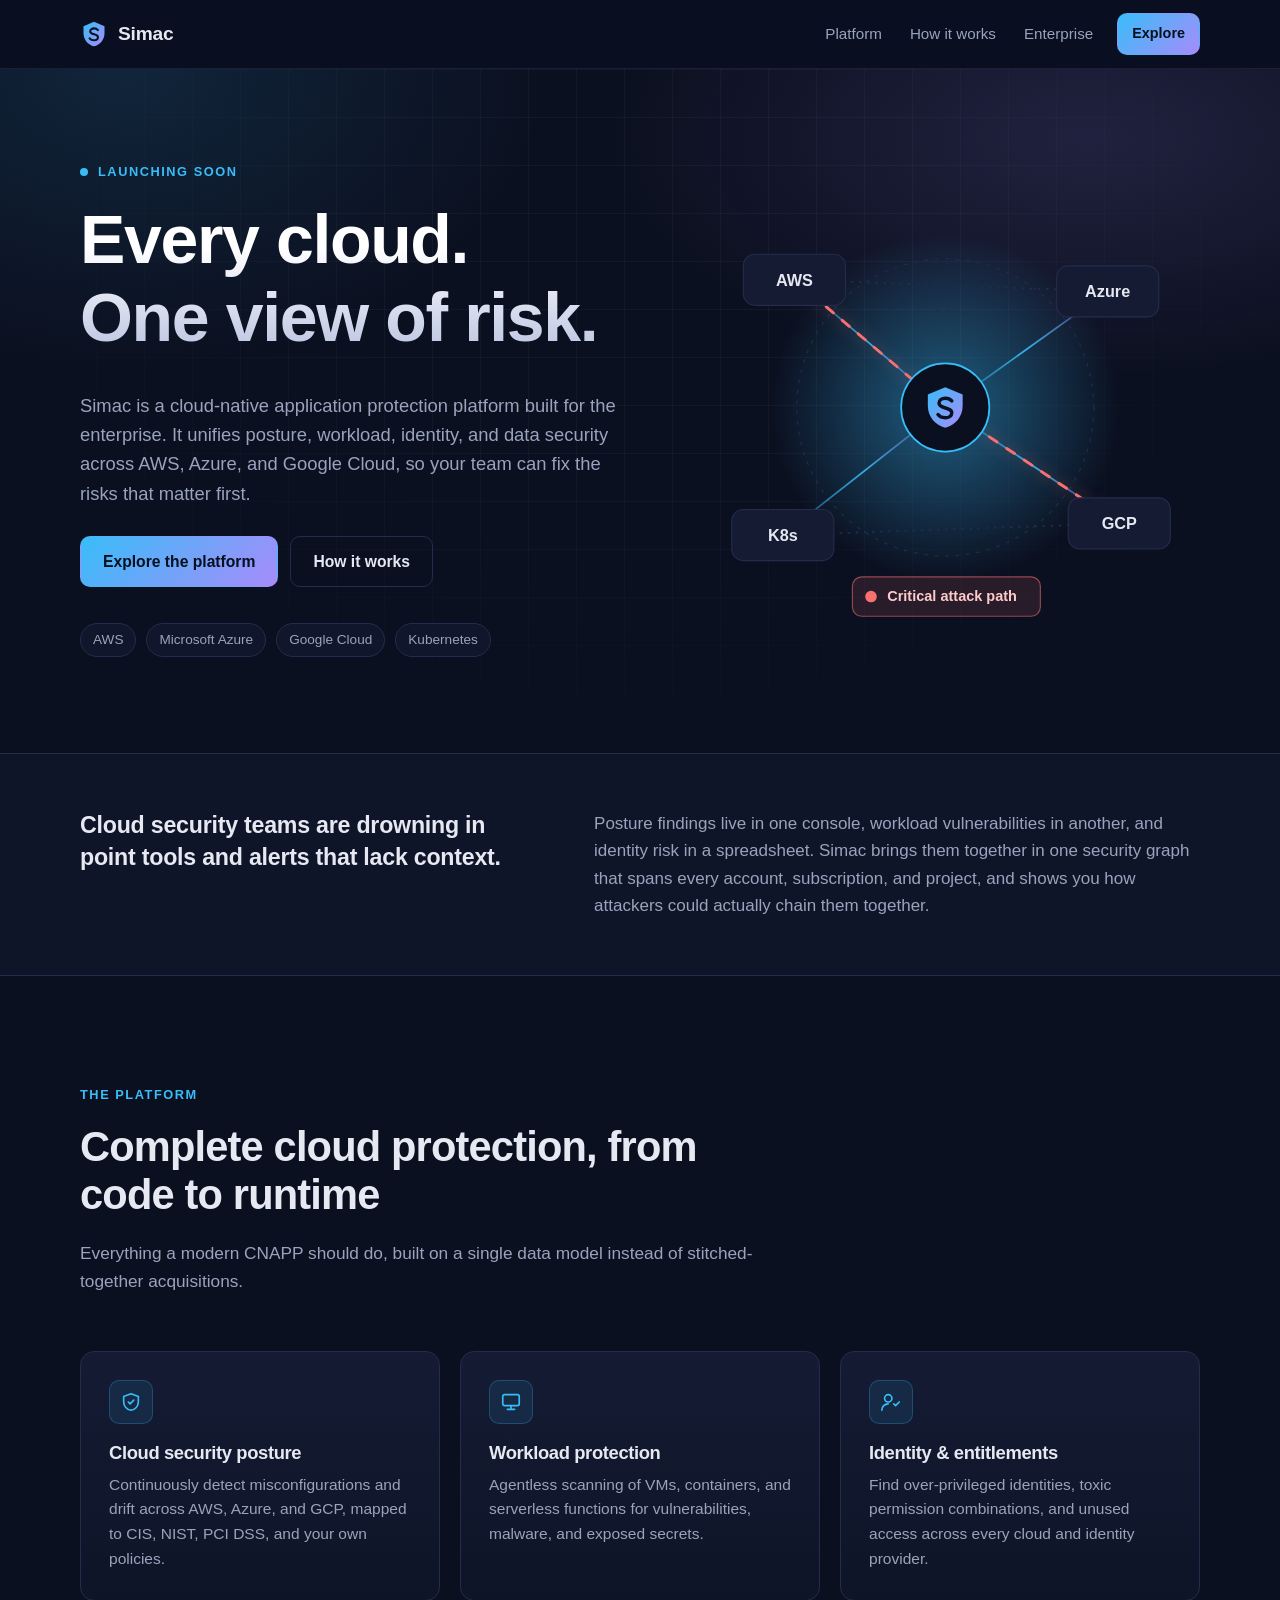
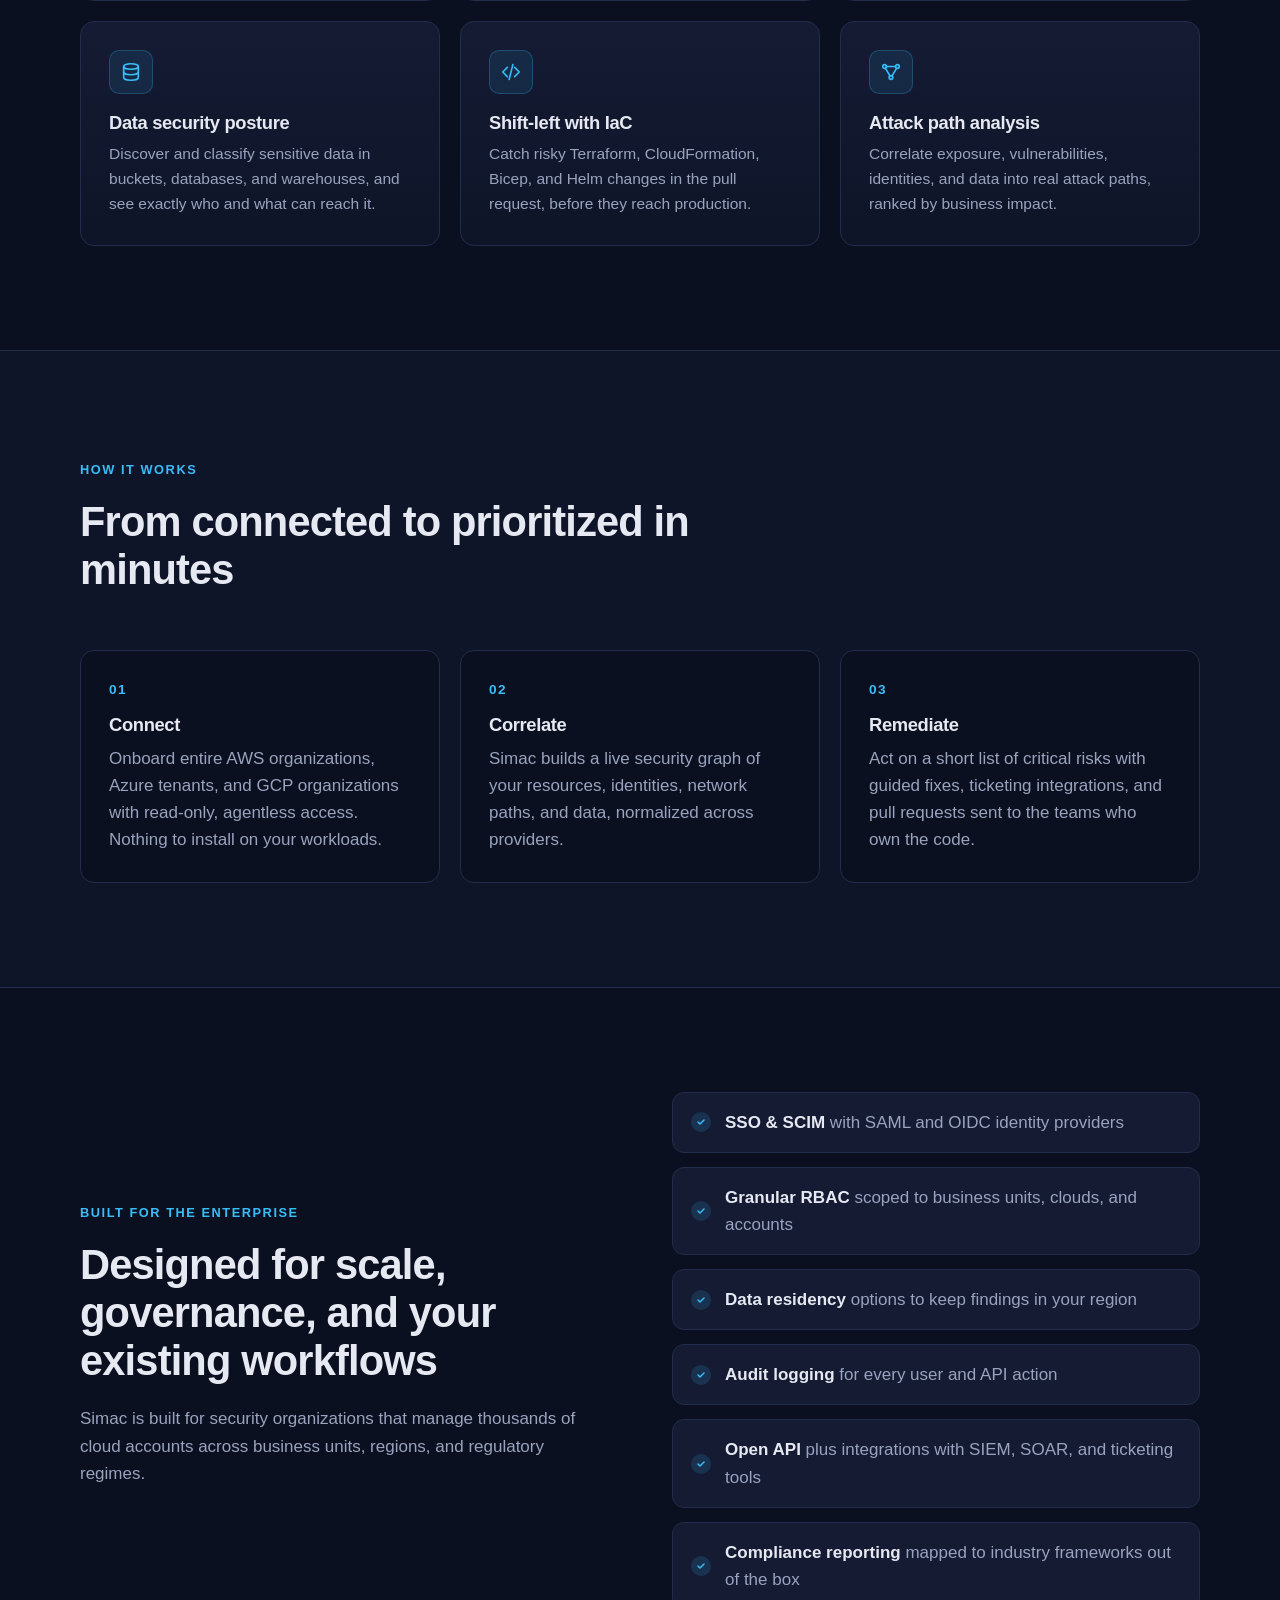
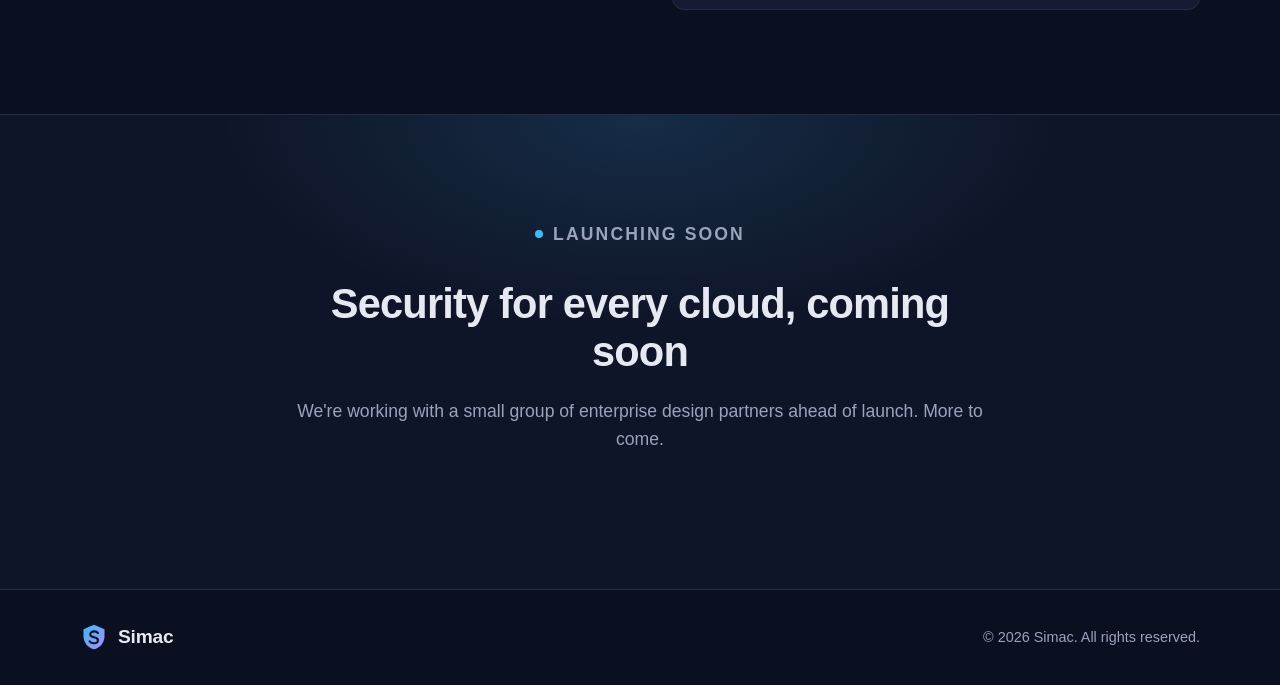
<file: site/index.html>
<!doctype html>
<html lang="en">
<head>
  <meta charset="utf-8">
  <meta name="viewport" content="width=device-width, initial-scale=1">
  <meta http-equiv="Content-Security-Policy" content="default-src 'none'; style-src 'self'; img-src 'self' data:; base-uri 'none'; form-action 'none'">
  <title>Simac — Multi-cloud CNAPP for the enterprise</title>
  <meta name="description" content="Simac is a cloud-native application protection platform that unifies posture, workload, identity, and data security across AWS, Azure, and Google Cloud. Launching soon.">
  <meta name="theme-color" content="#0b1020">
  <link rel="canonical" href="https://simac.io/">
  <link rel="icon" href="assets/favicon.svg" type="image/svg+xml">
  <link rel="stylesheet" href="assets/styles.css">

  <meta property="og:type" content="website">
  <meta property="og:url" content="https://simac.io/">
  <meta property="og:title" content="Simac — Multi-cloud CNAPP for the enterprise">
  <meta property="og:description" content="One platform to see, prioritize, and fix risk across every cloud. Launching soon.">
  <meta name="twitter:card" content="summary">
</head>
<body>
  <a class="skip-link" href="#main">Skip to content</a>

  <header class="site-header">
    <div class="container nav">
      <a class="brand" href="./" aria-label="Simac home">
        <svg class="brand-mark" viewBox="0 0 32 32" aria-hidden="true"><use href="#mark"/></svg>
        <span>Simac</span>
      </a>
      <nav aria-label="Primary">
        <ul class="nav-links">
          <li><a href="#platform">Platform</a></li>
          <li><a href="#how">How it works</a></li>
          <li><a href="#enterprise">Enterprise</a></li>
        </ul>
      </nav>
      <a class="btn btn-small" href="#platform">Explore</a>
    </div>
  </header>

  <main id="main">
    <!-- Hero -->
    <section class="hero">
      <div class="container hero-grid">
        <div class="hero-copy">
          <p class="eyebrow"><span class="pulse" aria-hidden="true"></span>Launching soon</p>
          <h1>Every cloud.<br>One view of risk.</h1>
          <p class="lede">
            Simac is a cloud-native application protection platform built for the enterprise.
            It unifies posture, workload, identity, and data security across AWS, Azure, and
            Google Cloud, so your team can fix the risks that matter first.
          </p>
          <div class="hero-actions">
            <a class="btn" href="#platform">Explore the platform</a>
            <a class="btn btn-ghost" href="#how">How it works</a>
          </div>
          <ul class="cloud-list" aria-label="Supported clouds">
            <li>AWS</li><li>Microsoft Azure</li><li>Google Cloud</li><li>Kubernetes</li>
          </ul>
        </div>

        <figure class="hero-visual" aria-hidden="true">
          <svg viewBox="0 0 440 380" role="presentation">
            <defs>
              <linearGradient id="g-line" x1="0" x2="1">
                <stop offset="0" stop-color="#38bdf8" stop-opacity=".1"/>
                <stop offset=".5" stop-color="#38bdf8" stop-opacity=".9"/>
                <stop offset="1" stop-color="#a78bfa" stop-opacity=".1"/>
              </linearGradient>
              <radialGradient id="g-core">
                <stop offset="0" stop-color="#38bdf8" stop-opacity=".45"/>
                <stop offset="1" stop-color="#38bdf8" stop-opacity="0"/>
              </radialGradient>
            </defs>
            <circle cx="220" cy="190" r="150" fill="url(#g-core)"/>
            <circle cx="220" cy="190" r="128" class="orbit"/>
            <circle cx="220" cy="190" r="84" class="orbit"/>

            <g class="links">
              <path d="M220 190 L90 80"/>
              <path d="M220 190 L360 90"/>
              <path d="M220 190 L370 290"/>
              <path d="M220 190 L80 300"/>
              <path d="M90 80 L360 90" class="faint"/>
              <path d="M80 300 L370 290" class="faint"/>
            </g>
            <path class="attack" d="M90 80 L220 190 L370 290"/>

            <g class="node"><rect x="46" y="58" width="88" height="44" rx="10"/><text x="90" y="85">AWS</text></g>
            <g class="node"><rect x="316" y="68" width="88" height="44" rx="10"/><text x="360" y="95">Azure</text></g>
            <g class="node"><rect x="326" y="268" width="88" height="44" rx="10"/><text x="370" y="295">GCP</text></g>
            <g class="node"><rect x="36" y="278" width="88" height="44" rx="10"/><text x="80" y="305">K8s</text></g>

            <g class="core">
              <circle cx="220" cy="190" r="38"/>
              <use href="#mark" x="200" y="170" width="40" height="40"/>
            </g>

            <g class="alert" transform="translate(140 336)">
              <rect width="162" height="34" rx="8"/>
              <circle cx="16" cy="17" r="5"/>
              <text x="30" y="21">Critical attack path</text>
            </g>
          </svg>
        </figure>
      </div>
    </section>

    <!-- Problem -->
    <section class="band">
      <div class="container band-grid">
        <p class="band-lead">Cloud security teams are drowning in point tools and alerts that lack context.</p>
        <p>
          Posture findings live in one console, workload vulnerabilities in another, and identity
          risk in a spreadsheet. Simac brings them together in one security graph that spans
          every account, subscription, and project, and shows you how attackers could actually
          chain them together.
        </p>
      </div>
    </section>

    <!-- Platform -->
    <section id="platform" class="section">
      <div class="container">
        <header class="section-head">
          <p class="eyebrow">The platform</p>
          <h2>Complete cloud protection, from code to runtime</h2>
          <p>Everything a modern CNAPP should do, built on a single data model instead of stitched-together acquisitions.</p>
        </header>

        <div class="cards">
          <article class="card">
            <div class="card-icon"><svg viewBox="0 0 24 24"><path d="M12 3 4 6v6c0 4.5 3.4 8.3 8 9 4.6-.7 8-4.5 8-9V6l-8-3Z"/><path d="m9 12 2 2 4-4"/></svg></div>
            <h3>Cloud security posture</h3>
            <p>Continuously detect misconfigurations and drift across AWS, Azure, and GCP, mapped to CIS, NIST, PCI DSS, and your own policies.</p>
          </article>
          <article class="card">
            <div class="card-icon"><svg viewBox="0 0 24 24"><rect x="3" y="4" width="18" height="12" rx="2"/><path d="M8 20h8M12 16v4"/></svg></div>
            <h3>Workload protection</h3>
            <p>Agentless scanning of VMs, containers, and serverless functions for vulnerabilities, malware, and exposed secrets.</p>
          </article>
          <article class="card">
            <div class="card-icon"><svg viewBox="0 0 24 24"><circle cx="9" cy="8" r="4"/><path d="M2 21c0-3.9 3.1-7 7-7"/><path d="m15 14 2 2 4-4"/></svg></div>
            <h3>Identity &amp; entitlements</h3>
            <p>Find over-privileged identities, toxic permission combinations, and unused access across every cloud and identity provider.</p>
          </article>
          <article class="card">
            <div class="card-icon"><svg viewBox="0 0 24 24"><ellipse cx="12" cy="6" rx="8" ry="3"/><path d="M4 6v6c0 1.7 3.6 3 8 3s8-1.3 8-3V6"/><path d="M4 12v6c0 1.7 3.6 3 8 3s8-1.3 8-3v-6"/></svg></div>
            <h3>Data security posture</h3>
            <p>Discover and classify sensitive data in buckets, databases, and warehouses, and see exactly who and what can reach it.</p>
          </article>
          <article class="card">
            <div class="card-icon"><svg viewBox="0 0 24 24"><path d="m8 7-5 5 5 5M16 7l5 5-5 5M14 4l-4 16"/></svg></div>
            <h3>Shift-left with IaC</h3>
            <p>Catch risky Terraform, CloudFormation, Bicep, and Helm changes in the pull request, before they reach production.</p>
          </article>
          <article class="card">
            <div class="card-icon"><svg viewBox="0 0 24 24"><circle cx="5" cy="6" r="2"/><circle cx="19" cy="6" r="2"/><circle cx="12" cy="18" r="2"/><path d="M7 6h10M6 8l5 8.5M18 8l-5 8.5"/></svg></div>
            <h3>Attack path analysis</h3>
            <p>Correlate exposure, vulnerabilities, identities, and data into real attack paths, ranked by business impact.</p>
          </article>
        </div>
      </div>
    </section>

    <!-- How it works -->
    <section id="how" class="section section-alt">
      <div class="container">
        <header class="section-head">
          <p class="eyebrow">How it works</p>
          <h2>From connected to prioritized in minutes</h2>
        </header>

        <ol class="steps">
          <li>
            <span class="step-num">01</span>
            <h3>Connect</h3>
            <p>Onboard entire AWS organizations, Azure tenants, and GCP organizations with read-only, agentless access. Nothing to install on your workloads.</p>
          </li>
          <li>
            <span class="step-num">02</span>
            <h3>Correlate</h3>
            <p>Simac builds a live security graph of your resources, identities, network paths, and data, normalized across providers.</p>
          </li>
          <li>
            <span class="step-num">03</span>
            <h3>Remediate</h3>
            <p>Act on a short list of critical risks with guided fixes, ticketing integrations, and pull requests sent to the teams who own the code.</p>
          </li>
        </ol>
      </div>
    </section>

    <!-- Enterprise -->
    <section id="enterprise" class="section">
      <div class="container enterprise-grid">
        <div>
          <p class="eyebrow">Built for the enterprise</p>
          <h2>Designed for scale, governance, and your existing workflows</h2>
          <p class="muted">Simac is built for security organizations that manage thousands of cloud accounts across business units, regions, and regulatory regimes.</p>
        </div>
        <ul class="checklist">
          <li><strong>SSO &amp; SCIM</strong> with SAML and OIDC identity providers</li>
          <li><strong>Granular RBAC</strong> scoped to business units, clouds, and accounts</li>
          <li><strong>Data residency</strong> options to keep findings in your region</li>
          <li><strong>Audit logging</strong> for every user and API action</li>
          <li><strong>Open API</strong> plus integrations with SIEM, SOAR, and ticketing tools</li>
          <li><strong>Compliance reporting</strong> mapped to industry frameworks out of the box</li>
        </ul>
      </div>
    </section>

    <!-- CTA -->
    <section class="section cta">
      <div class="container cta-inner">
        <p class="eyebrow"><span class="pulse" aria-hidden="true"></span>Launching soon</p>
        <h2>Security for every cloud, coming soon</h2>
        <p>We're working with a small group of enterprise design partners ahead of launch. More to come.</p>
      </div>
    </section>
  </main>

  <footer class="site-footer">
    <div class="container footer-inner">
      <a class="brand" href="./" aria-label="Simac home">
        <svg class="brand-mark" viewBox="0 0 32 32" aria-hidden="true"><use href="#mark"/></svg>
        <span>Simac</span>
      </a>
      <p>&copy; 2026 Simac. All rights reserved.</p>
    </div>
  </footer>

  <!-- Shared logo mark -->
  <svg class="sprite" aria-hidden="true">
    <symbol id="mark" viewBox="0 0 32 32">
      <defs>
        <linearGradient id="g-mark" x1="0" y1="0" x2="1" y2="1">
          <stop offset="0" stop-color="#38bdf8"/>
          <stop offset="1" stop-color="#a78bfa"/>
        </linearGradient>
      </defs>
      <path d="M16 2 4 7v8c0 7.2 5.1 13.4 12 15 6.9-1.6 12-7.8 12-15V7L16 2Z" fill="url(#g-mark)"/>
      <path d="M20.5 11.5c-1-1.2-2.6-1.9-4.4-1.9-2.6 0-4.4 1.4-4.4 3.4 0 4.3 8.8 2.5 8.8 6.6 0 2-1.9 3.5-4.6 3.5-2 0-3.8-.8-4.9-2.2" fill="none" stroke="#0b1020" stroke-width="2.4" stroke-linecap="round"/>
    </symbol>
  </svg>
</body>
</html>
</file>
<file: site/assets/styles.css>
:root {
  --bg: #0b1020;
  --bg-alt: #0f1529;
  --surface: #141b33;
  --border: #232c4a;
  --text: #e6e9f2;
  --muted: #9aa3bd;
  --accent: #38bdf8;
  --accent-2: #a78bfa;
  --danger: #f87171;
  --radius: 14px;
  --max: 1160px;
  --font: ui-sans-serif, -apple-system, BlinkMacSystemFont, "Segoe UI", Roboto, "Helvetica Neue", Arial, sans-serif;
  color-scheme: dark;
}

*, *::before, *::after { box-sizing: border-box; }

html { scroll-behavior: smooth; }
@media (prefers-reduced-motion: reduce) {
  html { scroll-behavior: auto; }
  *, *::before, *::after { animation: none !important; transition: none !important; }
}

body {
  margin: 0;
  background: var(--bg);
  color: var(--text);
  font-family: var(--font);
  font-size: 17px;
  line-height: 1.6;
  -webkit-font-smoothing: antialiased;
}

h1, h2, h3 { line-height: 1.15; letter-spacing: -0.02em; margin: 0 0 .5em; }
h1 { font-size: clamp(2.5rem, 6vw, 4.25rem); font-weight: 750; }
h2 { font-size: clamp(1.75rem, 3.5vw, 2.6rem); font-weight: 700; }
h3 { font-size: 1.15rem; font-weight: 650; }
p { margin: 0 0 1em; }
a { color: var(--accent); text-decoration: none; }
a:hover { text-decoration: underline; }
:focus-visible { outline: 2px solid var(--accent); outline-offset: 3px; border-radius: 4px; }

.container { width: 100%; max-width: var(--max); margin: 0 auto; padding: 0 20px; }
.muted { color: var(--muted); }

.skip-link {
  position: absolute; left: 12px; top: -48px; z-index: 100;
  background: var(--accent); color: var(--bg); padding: 8px 14px; border-radius: 8px;
}
.skip-link:focus { top: 12px; }

/* Buttons */
.btn {
  display: inline-flex; align-items: center; justify-content: center;
  padding: 12px 22px; border-radius: 10px; font-weight: 600; font-size: .98rem;
  color: #06101f; background: linear-gradient(135deg, var(--accent), var(--accent-2));
  border: 1px solid transparent; transition: transform .15s ease, box-shadow .15s ease;
}
.btn:hover { text-decoration: none; transform: translateY(-1px); box-shadow: 0 8px 24px -8px rgba(56, 189, 248, .55); }
.btn-ghost { background: transparent; color: var(--text); border-color: var(--border); }
.btn-ghost:hover { border-color: var(--accent); box-shadow: none; }
.btn-small { padding: 8px 14px; font-size: .9rem; }
.btn-large { padding: 15px 30px; font-size: 1.05rem; }

/* Header */
.site-header {
  position: sticky; top: 0; z-index: 50;
  background: rgba(11, 16, 32, .8);
  backdrop-filter: saturate(160%) blur(12px);
  -webkit-backdrop-filter: saturate(160%) blur(12px);
  border-bottom: 1px solid rgba(35, 44, 74, .6);
}
.nav { display: flex; align-items: center; gap: 24px; height: 68px; }
.brand { display: inline-flex; align-items: center; gap: 10px; color: var(--text); font-weight: 700; font-size: 1.2rem; letter-spacing: -.01em; }
.brand:hover { text-decoration: none; }
.brand-mark { width: 28px; height: 28px; }
.nav nav { margin-left: auto; }
.nav-links { display: flex; gap: 28px; list-style: none; margin: 0; padding: 0; }
.nav-links a { color: var(--muted); font-size: .95rem; font-weight: 500; }
.nav-links a:hover { color: var(--text); text-decoration: none; }

/* Hero */
.hero {
  position: relative; overflow: hidden;
  padding: 88px 0 96px;
  background:
    radial-gradient(800px 400px at 85% 10%, rgba(167, 139, 250, .14), transparent 60%),
    radial-gradient(700px 500px at 10% 0%, rgba(56, 189, 248, .12), transparent 60%);
}
.hero::before {
  content: ""; position: absolute; inset: 0; pointer-events: none;
  background-image:
    linear-gradient(rgba(255,255,255,.035) 1px, transparent 1px),
    linear-gradient(90deg, rgba(255,255,255,.035) 1px, transparent 1px);
  background-size: 48px 48px;
  mask-image: radial-gradient(ellipse at 50% 30%, #000 30%, transparent 75%);
  -webkit-mask-image: radial-gradient(ellipse at 50% 30%, #000 30%, transparent 75%);
}
.hero-grid { position: relative; display: grid; grid-template-columns: 1.1fr 1fr; gap: 48px; align-items: center; }
.hero h1 {
  background: linear-gradient(180deg, #fff 30%, #b9c3e0);
  -webkit-background-clip: text; background-clip: text; color: transparent;
}
.lede { font-size: 1.15rem; color: var(--muted); max-width: 36em; }
.hero-actions { display: flex; flex-wrap: wrap; gap: 12px; margin: 28px 0 36px; }

.eyebrow {
  display: inline-flex; align-items: center; gap: 10px;
  font-size: .8rem; font-weight: 600; letter-spacing: .12em; text-transform: uppercase;
  color: var(--accent); margin-bottom: 18px;
}
.pulse { width: 8px; height: 8px; border-radius: 50%; background: var(--accent); box-shadow: 0 0 0 0 rgba(56,189,248,.6); animation: pulse 2s infinite; }
@keyframes pulse {
  70% { box-shadow: 0 0 0 10px rgba(56,189,248,0); }
  100% { box-shadow: 0 0 0 0 rgba(56,189,248,0); }
}

.cloud-list { display: flex; flex-wrap: wrap; gap: 10px; list-style: none; padding: 0; margin: 0; }
.cloud-list li {
  font-size: .85rem; color: var(--muted);
  border: 1px solid var(--border); border-radius: 999px; padding: 5px 12px;
  background: rgba(20, 27, 51, .6);
}

/* Hero visual */
.hero-visual { margin: 0; }
.hero-visual svg { width: 100%; height: auto; display: block; }
.hero-visual .orbit { fill: none; stroke: var(--border); stroke-dasharray: 3 6; }
.hero-visual .links path { stroke: url(#g-line); stroke-width: 1.5; fill: none; }
.hero-visual .links .faint { stroke: var(--border); stroke-dasharray: 2 5; }
.hero-visual .attack {
  fill: none; stroke: var(--danger); stroke-width: 2.5; stroke-linecap: round;
  stroke-dasharray: 8 10; animation: dash 1.6s linear infinite;
  filter: drop-shadow(0 0 6px rgba(248, 113, 113, .6));
}
@keyframes dash { to { stroke-dashoffset: -36; } }
.hero-visual .node rect { fill: var(--surface); stroke: var(--border); }
.hero-visual .node text { fill: var(--text); font: 600 14px var(--font); text-anchor: middle; }
.hero-visual .core circle { fill: var(--bg); stroke: var(--accent); stroke-width: 1.5; }
.hero-visual .alert rect { fill: rgba(248, 113, 113, .12); stroke: rgba(248, 113, 113, .55); }
.hero-visual .alert circle { fill: var(--danger); }
.hero-visual .alert text { fill: #fecaca; font: 600 12.5px var(--font); }

/* Problem band */
.band { border-top: 1px solid var(--border); border-bottom: 1px solid var(--border); background: var(--bg-alt); padding: 56px 0; }
.band-grid { display: grid; grid-template-columns: 1fr 1.3fr; gap: 48px; align-items: start; }
.band-lead { font-size: 1.45rem; font-weight: 600; line-height: 1.35; letter-spacing: -.01em; margin: 0; }
.band-grid p:last-child { color: var(--muted); margin: 0; }

/* Sections */
.section { padding: 104px 0; }
.section-alt { background: var(--bg-alt); border-top: 1px solid var(--border); border-bottom: 1px solid var(--border); }
.section-head { max-width: 720px; margin-bottom: 56px; }
.section-head p:last-child { color: var(--muted); font-size: 1.08rem; }

/* Cards */
.cards { display: grid; grid-template-columns: repeat(3, 1fr); gap: 20px; }
.card {
  background: linear-gradient(180deg, var(--surface), rgba(20, 27, 51, .4));
  border: 1px solid var(--border); border-radius: var(--radius);
  padding: 28px; transition: border-color .2s ease, transform .2s ease;
}
.card:hover { border-color: rgba(56, 189, 248, .5); transform: translateY(-2px); }
.card p { color: var(--muted); margin: 0; font-size: .97rem; }
.card-icon {
  width: 44px; height: 44px; border-radius: 10px; margin-bottom: 18px;
  display: grid; place-items: center;
  background: rgba(56, 189, 248, .1); border: 1px solid rgba(56, 189, 248, .25);
}
.card-icon svg { width: 22px; height: 22px; fill: none; stroke: var(--accent); stroke-width: 1.8; stroke-linecap: round; stroke-linejoin: round; }

/* Steps */
.steps { list-style: none; padding: 0; margin: 0; display: grid; grid-template-columns: repeat(3, 1fr); gap: 20px; counter-reset: none; }
.steps li { position: relative; padding: 28px; border-radius: var(--radius); border: 1px solid var(--border); background: var(--bg); }
.steps p { color: var(--muted); margin: 0; }
.step-num {
  display: block; font-size: .85rem; font-weight: 700; letter-spacing: .1em; margin-bottom: 14px;
  background: linear-gradient(90deg, var(--accent), var(--accent-2));
  -webkit-background-clip: text; background-clip: text; color: transparent;
}

/* Enterprise */
.enterprise-grid { display: grid; grid-template-columns: 1fr 1fr; gap: 64px; align-items: center; }
.checklist { list-style: none; margin: 0; padding: 0; display: grid; gap: 14px; }
.checklist li {
  position: relative; padding: 16px 18px 16px 52px;
  border: 1px solid var(--border); border-radius: 12px; background: var(--surface);
  color: var(--muted);
}
.checklist li strong { color: var(--text); font-weight: 600; }
.checklist li::before {
  content: ""; position: absolute; left: 18px; top: 50%; width: 20px; height: 20px; transform: translateY(-50%);
  border-radius: 50%; background: rgba(56, 189, 248, .15);
  background-image: url("data:image/svg+xml,%3Csvg xmlns='http://www.w3.org/2000/svg' viewBox='0 0 24 24' fill='none' stroke='%2338bdf8' stroke-width='3' stroke-linecap='round' stroke-linejoin='round'%3E%3Cpath d='m6 12 4 4 8-8'/%3E%3C/svg%3E");
  background-size: 12px; background-repeat: no-repeat; background-position: center;
}

/* CTA */
.cta {
  text-align: center;
  background:
    radial-gradient(600px 300px at 50% 0%, rgba(56, 189, 248, .14), transparent 70%),
    var(--bg-alt);
  border-top: 1px solid var(--border);
}
.cta-inner { max-width: 760px; }
.cta p { color: var(--muted); font-size: 1.1rem; margin-bottom: 32px; }
.cta .fine { font-size: .9rem; margin: 20px 0 0; }

/* Footer */
.site-footer { border-top: 1px solid var(--border); padding: 32px 0; }
.footer-inner { display: flex; align-items: center; justify-content: space-between; gap: 16px; flex-wrap: wrap; }
.footer-inner p { margin: 0; color: var(--muted); font-size: .9rem; }

/* 404 */
.not-found { min-height: calc(100vh - 68px - 98px); display: grid; place-items: center; text-align: center; padding: 80px 0; }
.not-found .code {
  font-size: clamp(5rem, 16vw, 9rem); font-weight: 800; line-height: 1; margin: 0 0 12px;
  background: linear-gradient(135deg, var(--accent), var(--accent-2));
  -webkit-background-clip: text; background-clip: text; color: transparent;
}
.not-found p { color: var(--muted); margin-bottom: 28px; }

/* Responsive */
@media (max-width: 960px) {
  .hero-grid, .band-grid, .enterprise-grid { grid-template-columns: 1fr; }
  .hero { padding: 64px 0 72px; }
  .hero-visual { max-width: 480px; margin: 0 auto; }
  .cards { grid-template-columns: repeat(2, 1fr); }
  .steps { grid-template-columns: 1fr; }
  .section { padding: 80px 0; }
}
@media (max-width: 680px) {
  .nav-links { display: none; }
  .nav nav { margin-left: auto; }
  .cards { grid-template-columns: 1fr; }
  .container { padding: 0 16px; }
}

.sprite { position: absolute; width: 0; height: 0; overflow: hidden; }
.nf-title { font-size: 2rem; }
</file>
